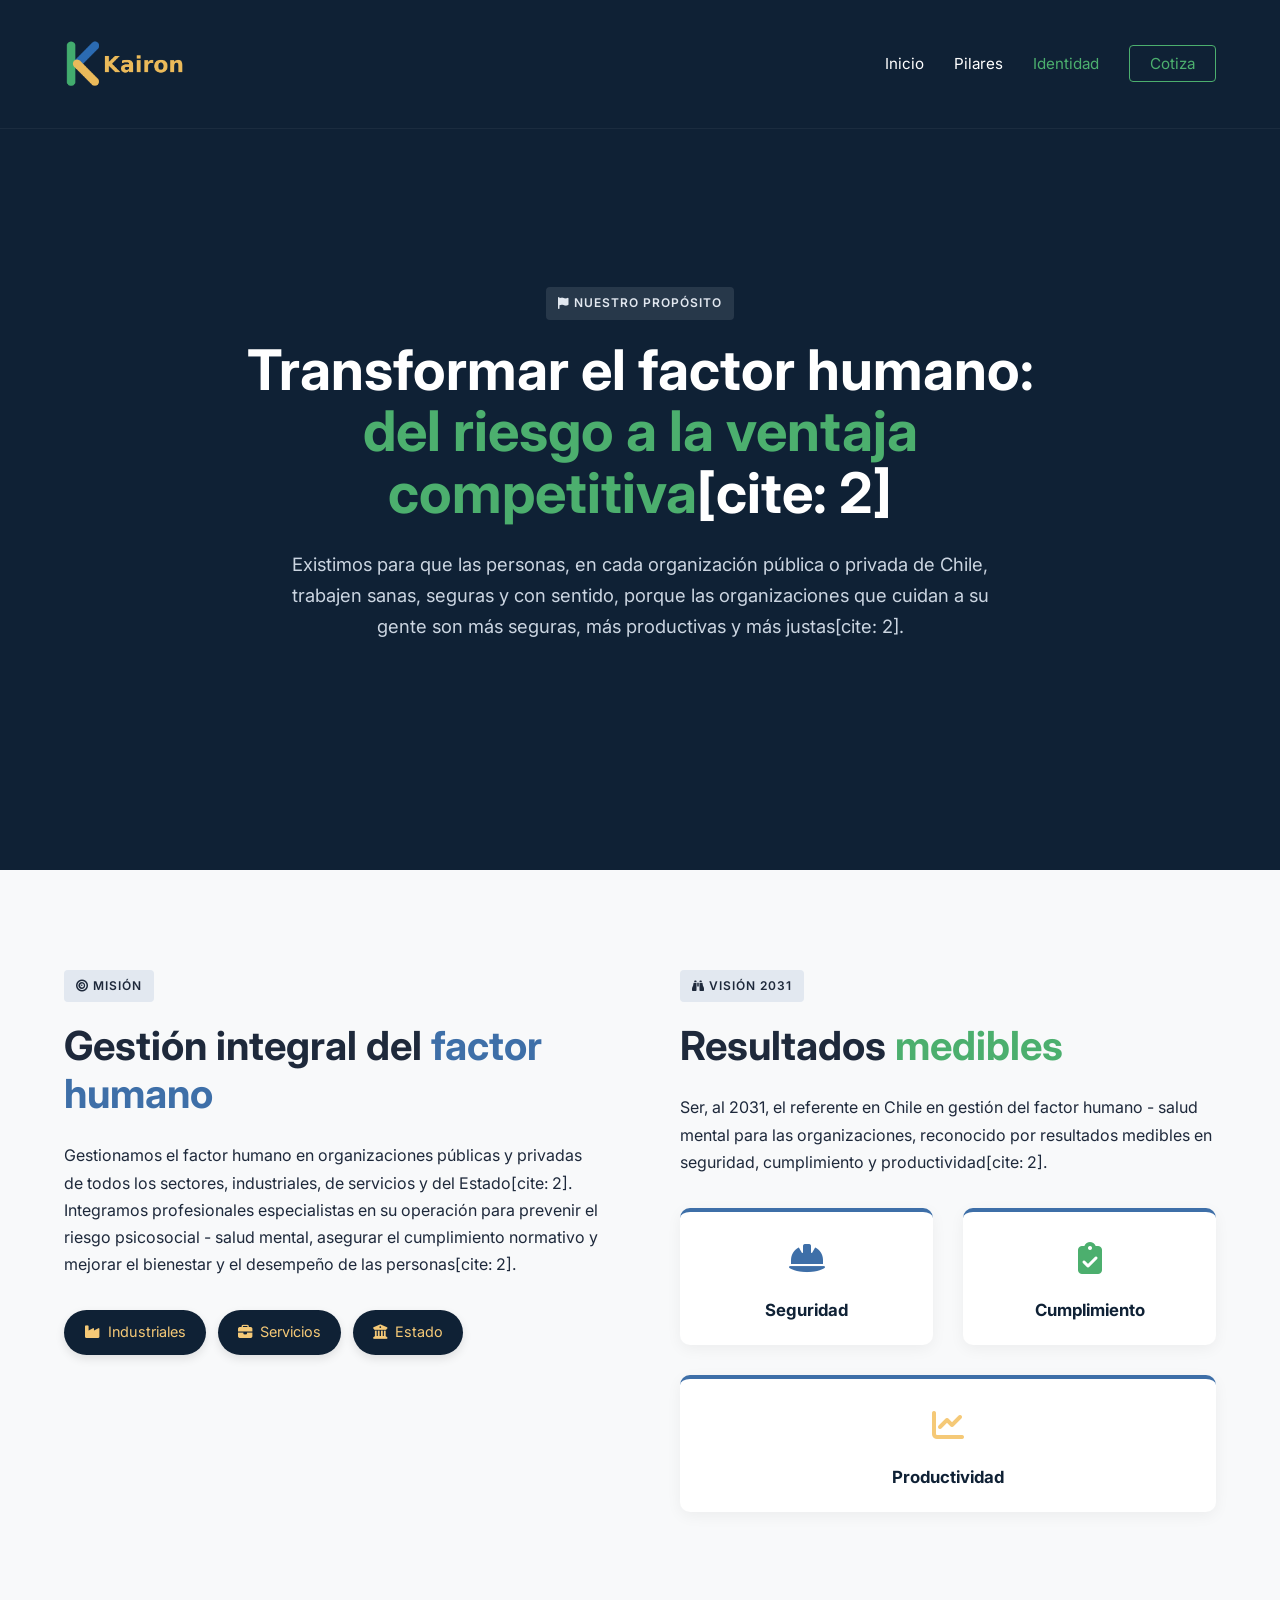
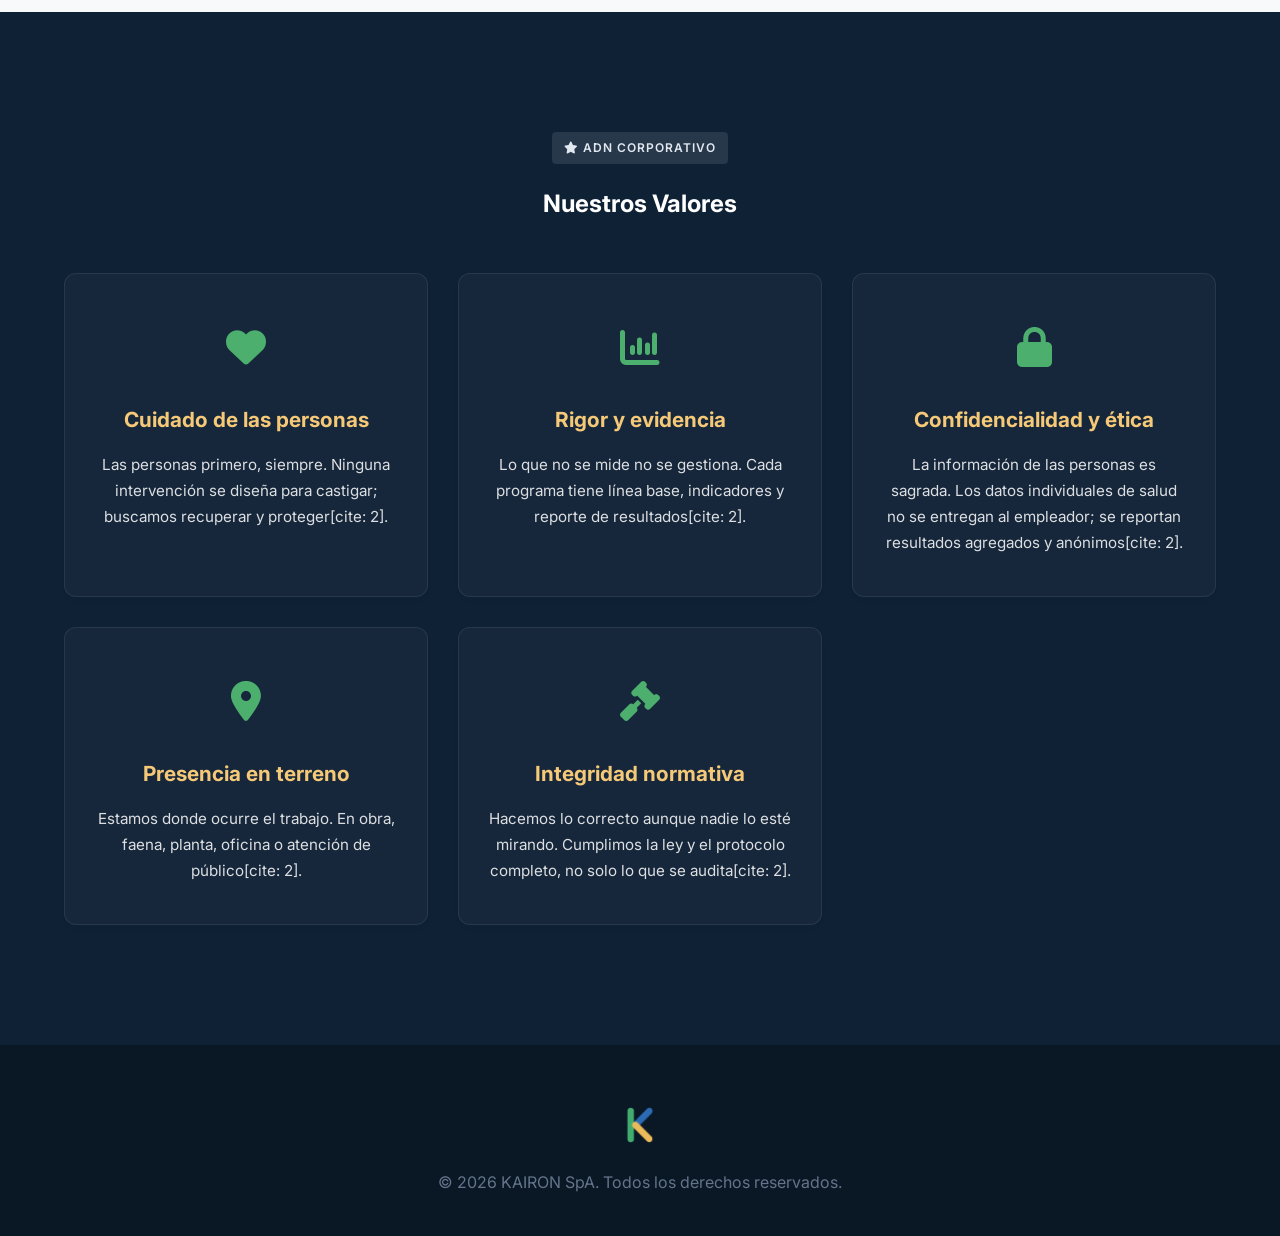
<file: identidad.html>
<!DOCTYPE html>
<html lang="es">
<head>
    <meta charset="UTF-8">
    <meta name="viewport" content="width=device-width, initial-scale=1.0">
    <title>Identidad Corporativa - Kairon</title>
    <!-- Font Awesome para Iconos -->
    <link rel="stylesheet" href="https://cdnjs.cloudflare.com/ajax/libs/font-awesome/6.4.0/css/all.min.css">
    <link rel="stylesheet" href="assets/css/styles.css">
    <link href="https://fonts.googleapis.com/css2?family=Inter:wght@300;400;600;700&display=swap" rel="stylesheet">
    <link rel="icon" type="image/png" href="./assets/img/logos/Kairon_iso.png">
</head>
<body>

    <!-- Navegación -->
    <nav id="navbar">
        <div class="nav-container">
            <div class="logo">
                <a href="index.html" style="display: flex; align-items: center;">
                    <img class="logo-k" src="./assets/img/logos/Kairon-logo_horizontal_1.png" alt="logo kairon">
                </a>
            </div>
            <div class="hamburger" id="hamburger">
                <span></span><span></span><span></span>
            </div>
            <ul class="nav-links" id="nav-links">
                <li><a href="index.html">Inicio</a></li>
                <li><a href="pilares.html">Pilares</a></li>
                <li><a href="identidad.html" class="active" style="color: var(--text-green);">Identidad</a></li>
                <li><a href="index.html#contacto" class="btn-outline">Cotiza</a></li>
            </ul>
        </div>
    </nav>

    <!-- Hero Section / Propósito -->
    <section class="hero section-dark has-bg-img" style="background-image: url('https://images.unsplash.com/photo-1522071820081-009f0129c71c?ixlib=rb-4.0.3&auto=format&fit=crop&w=1920&q=80');">
        <div class="hero-overlay"></div>
        <div class="container relative-z hero-center">
            <div class="badge"><i class="fa-solid fa-flag"></i> NUESTRO PROPÓSITO</div>
            <h1>Transformar el factor humano:<br><span class="highlight-green">del riesgo a la ventaja competitiva</span>[cite: 2]</h1>
            <p>Existimos para que las personas, en cada organización pública o privada de Chile, trabajen sanas, seguras y con sentido, porque las organizaciones que cuidan a su gente son más seguras, más productivas y más justas[cite: 2].</p>
        </div>
    </section>

    <!-- Misión y Visión (Split Layout) -->
    <section class="section-light">
        <div class="container split-layout align-start">
            
            <!-- Misión -->
            <div class="text-content">
                <div class="badge-light"><i class="fa-solid fa-bullseye"></i> MISIÓN</div>
                <h2>Gestión integral del <span class="highlight-blue">factor humano</span></h2>
                <p>Gestionamos el factor humano en organizaciones públicas y privadas de todos los sectores, industriales, de servicios y del Estado[cite: 2].</p>
                <p>Integramos profesionales especialistas en su operación para prevenir el riesgo psicosocial - salud mental, asegurar el cumplimiento normativo y mejorar el bienestar y el desempeño de las personas[cite: 2].</p>
                
                <div class="ecosystem-tags mt-4">
                    <span class="tag"><i class="fa-solid fa-industry"></i> Industriales</span>
                    <span class="tag"><i class="fa-solid fa-briefcase"></i> Servicios</span>
                    <span class="tag"><i class="fa-solid fa-building-columns"></i> Estado</span>
                </div>
            </div>

            <!-- Visión -->
            <div class="text-content">
                <div class="badge-light"><i class="fa-solid fa-binoculars"></i> VISIÓN 2031</div>
                <h2>Resultados <span class="highlight-green">medibles</span></h2>
                <p>Ser, al 2031, el referente en Chile en gestión del factor humano - salud mental para las organizaciones, reconocido por resultados medibles en seguridad, cumplimiento y productividad[cite: 2].</p>
                
                <div class="problem-grid mt-4">
                    <div class="problem-card compact">
                        <div class="problem-icon highlight-blue"><i class="fa-solid fa-helmet-safety"></i></div>
                        <h4>Seguridad</h4>
                    </div>
                    <div class="problem-card compact">
                        <div class="problem-icon highlight-green"><i class="fa-solid fa-clipboard-check"></i></div>
                        <h4>Cumplimiento</h4>
                    </div>
                    <div class="problem-card compact full-col">
                        <div class="problem-icon highlight-cream"><i class="fa-solid fa-chart-line"></i></div>
                        <h4>Productividad</h4>
                    </div>
                </div>
            </div>

        </div>
    </section>

    <!-- Valores -->
    <section class="section-dark">
        <div class="container">
            <div class="text-center mb-5">
                <div class="badge"><i class="fa-solid fa-star"></i> ADN CORPORATIVO</div>
                <h2>Nuestros Valores</h2>
            </div>
            
            <div class="values-grid">
                <!-- Valor 1 -->
                <div class="service-card dark text-center value-card">
                    <div class="service-icon"><i class="fa-solid fa-heart"></i></div>
                    <h3>Cuidado de las personas</h3>
                    <p>Las personas primero, siempre. Ninguna intervención se diseña para castigar; buscamos recuperar y proteger[cite: 2].</p>
                </div>
                
                <!-- Valor 2 -->
                <div class="service-card dark text-center value-card">
                    <div class="service-icon"><i class="fa-solid fa-chart-column"></i></div>
                    <h3>Rigor y evidencia</h3>
                    <p>Lo que no se mide no se gestiona. Cada programa tiene línea base, indicadores y reporte de resultados[cite: 2].</p>
                </div>

                <!-- Valor 3 -->
                <div class="service-card dark text-center value-card">
                    <div class="service-icon"><i class="fa-solid fa-lock"></i></div>
                    <h3>Confidencialidad y ética</h3>
                    <p>La información de las personas es sagrada. Los datos individuales de salud no se entregan al empleador; se reportan resultados agregados y anónimos[cite: 2].</p>
                </div>

                <!-- Valor 4 -->
                <div class="service-card dark text-center value-card">
                    <div class="service-icon"><i class="fa-solid fa-location-dot"></i></div>
                    <h3>Presencia en terreno</h3>
                    <p>Estamos donde ocurre el trabajo. En obra, faena, planta, oficina o atención de público[cite: 2].</p>
                </div>

                <!-- Valor 5 -->
                <div class="service-card dark text-center value-card">
                    <div class="service-icon"><i class="fa-solid fa-gavel"></i></div>
                    <h3>Integridad normativa</h3>
                    <p>Hacemos lo correcto aunque nadie lo esté mirando. Cumplimos la ley y el protocolo completo, no solo lo que se audita[cite: 2].</p>
                </div>
            </div>
        </div>
    </section>

    <footer>
        <div class="container text-center">
            <div class="logo justify-center mb-4">
                <img class="iso" src="./assets/img/logos/Kairon_iso.png" alt="Iso Kairon">
            </div>
            <p>&copy; 2026 KAIRON SpA. Todos los derechos reservados.</p>
        </div>
    </footer>

    <script src="assets/js/script.js"></script>
</body>
</html>
</file>
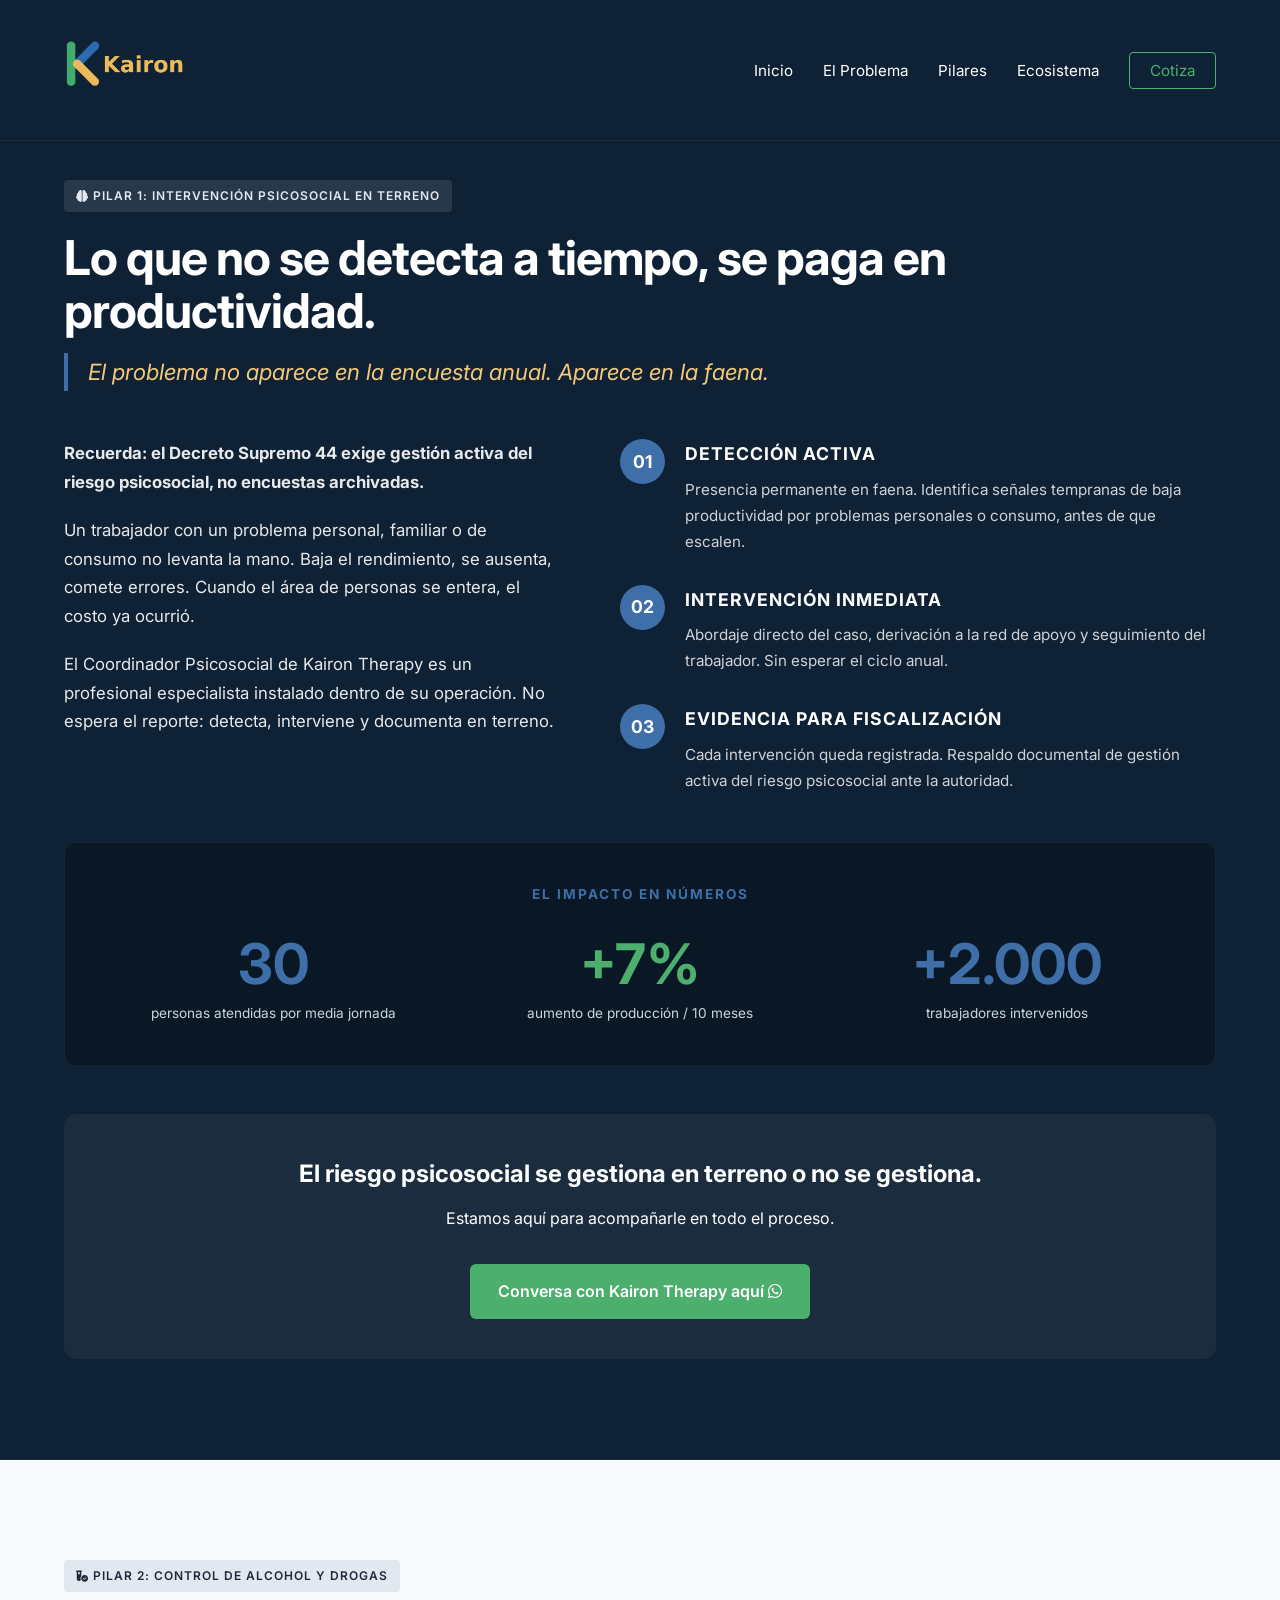
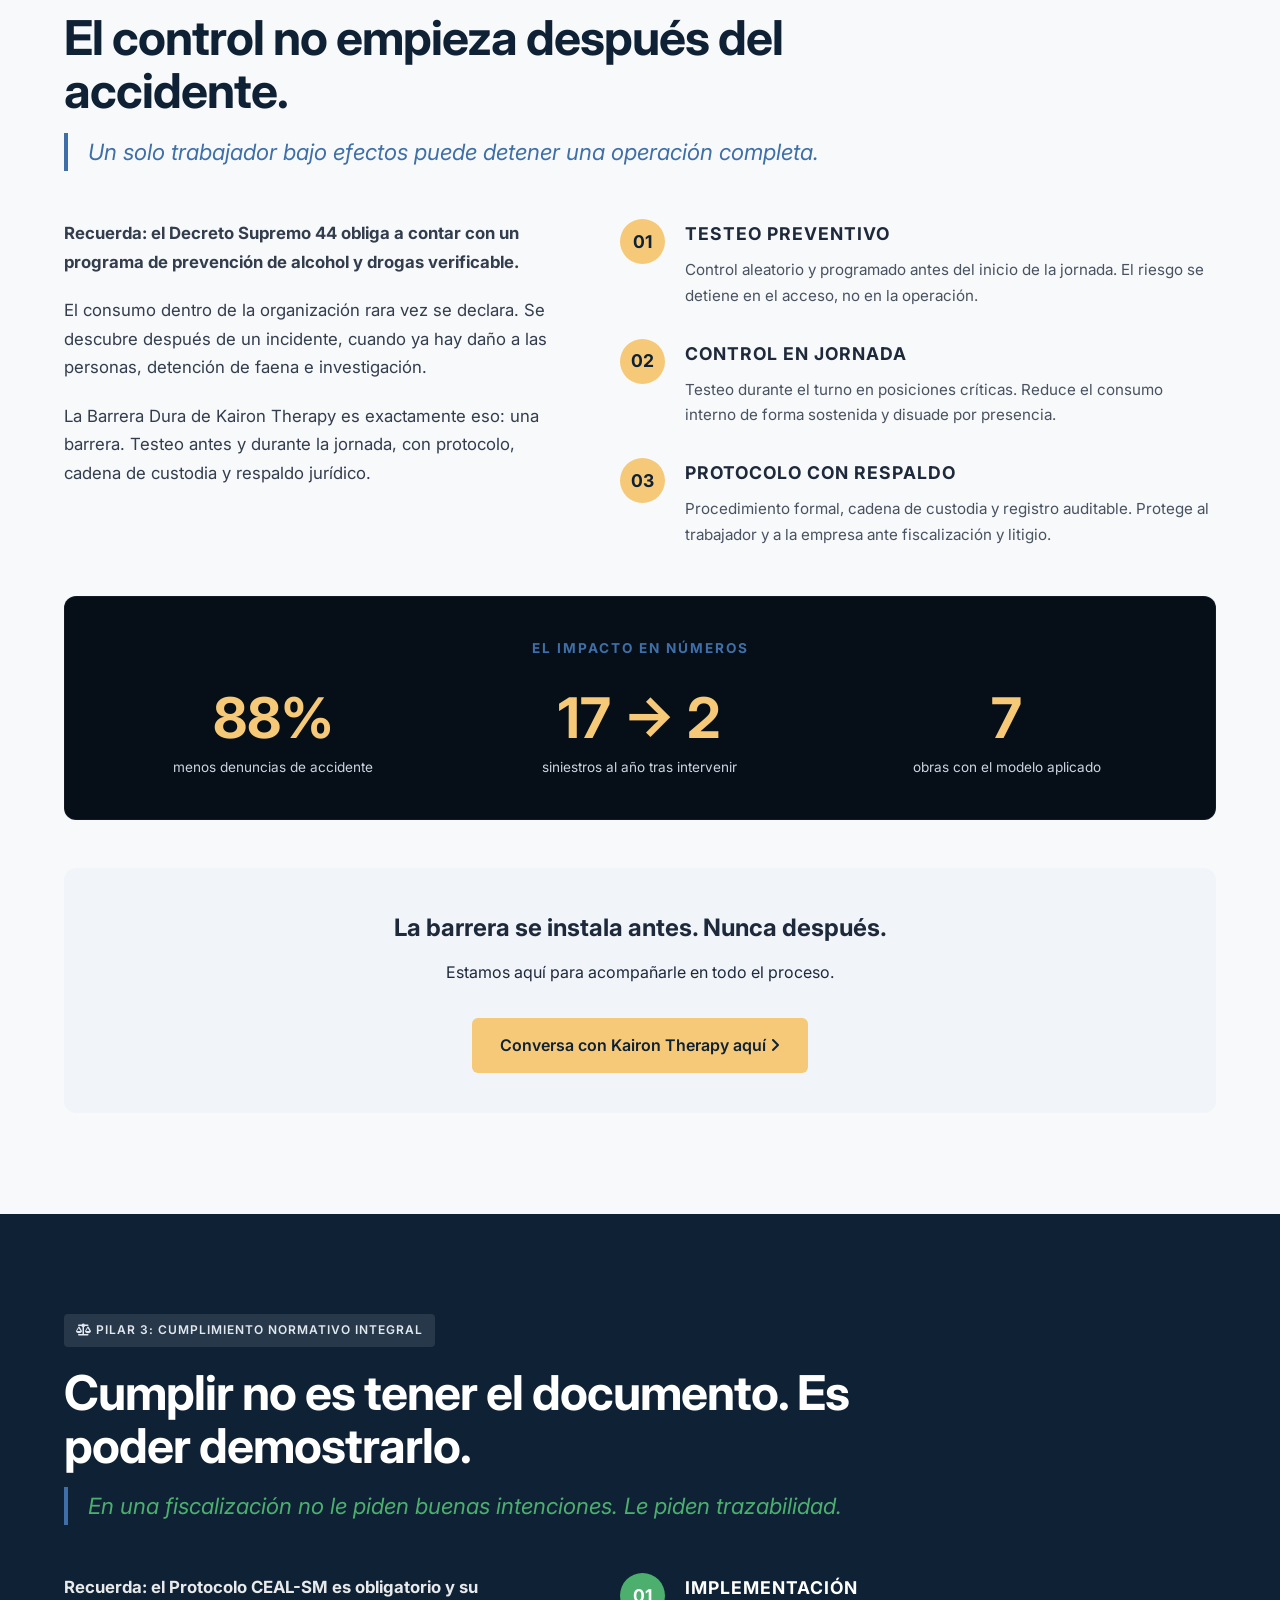
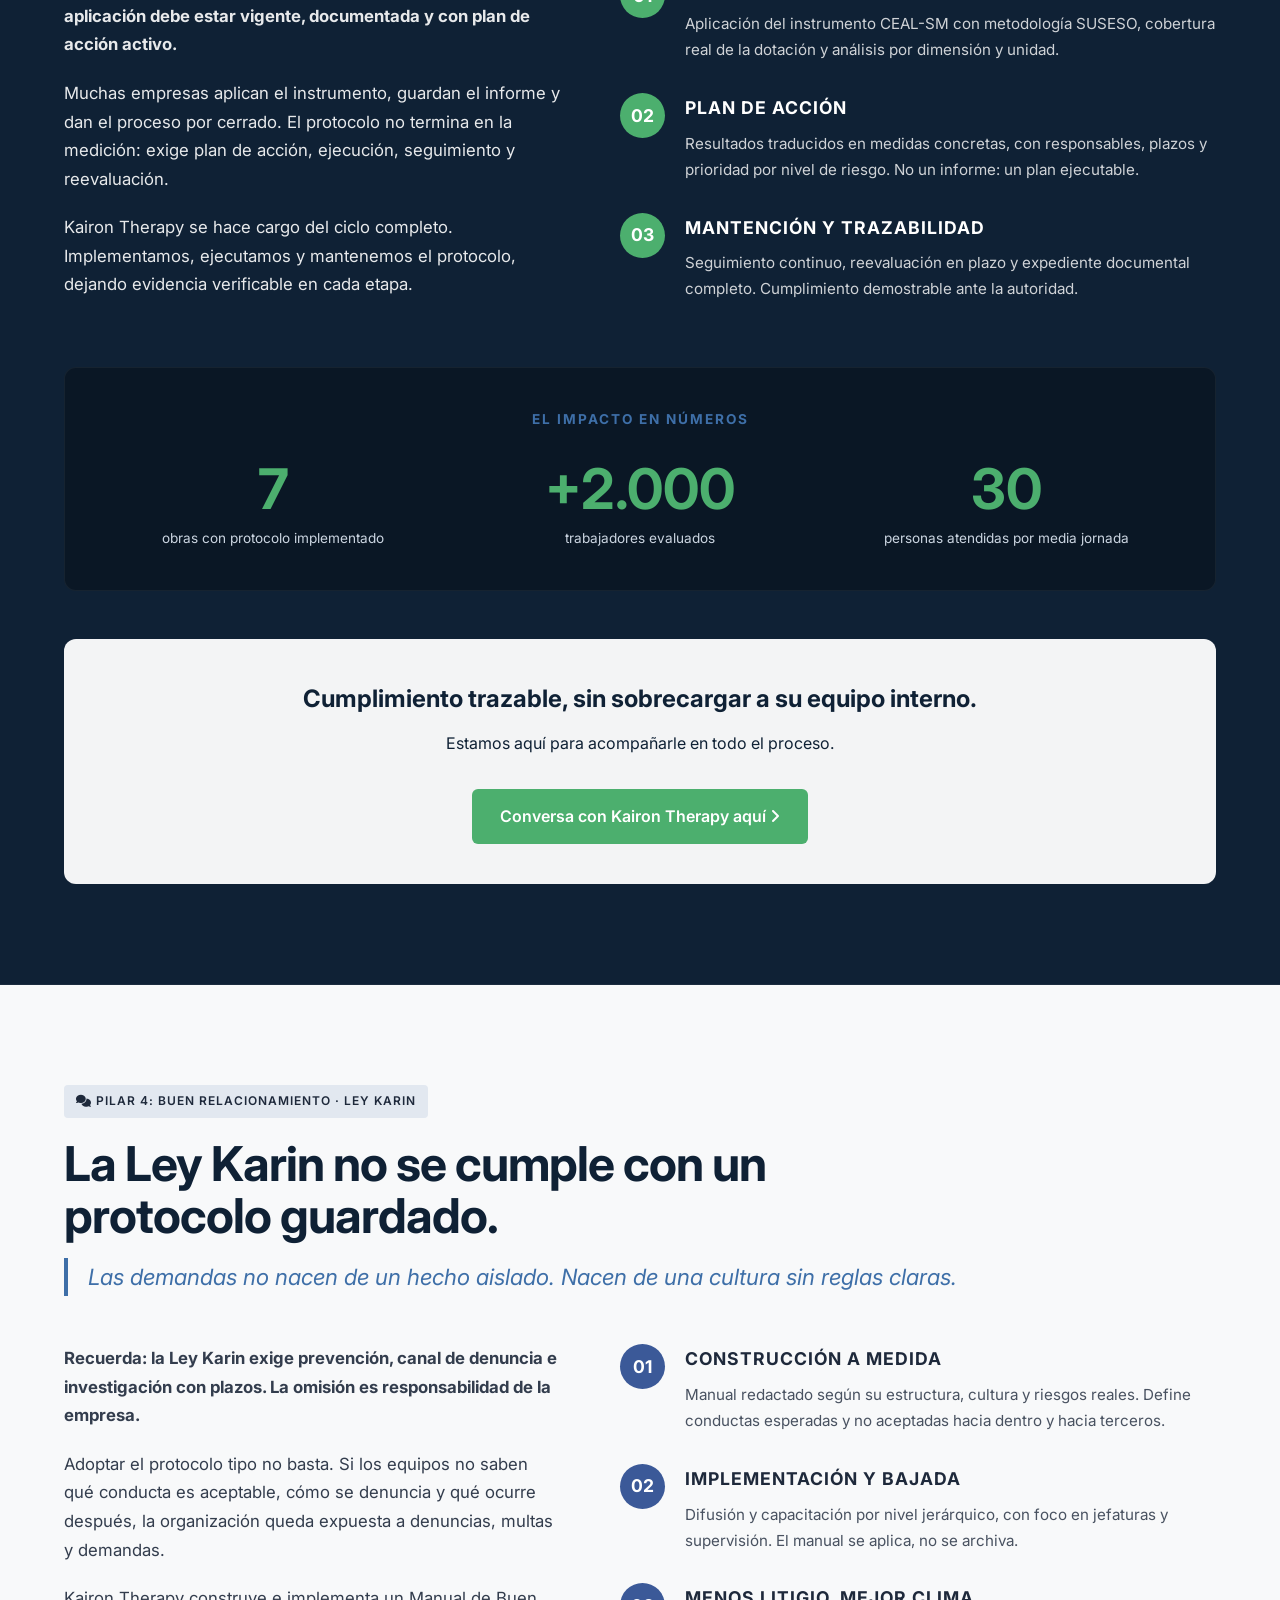
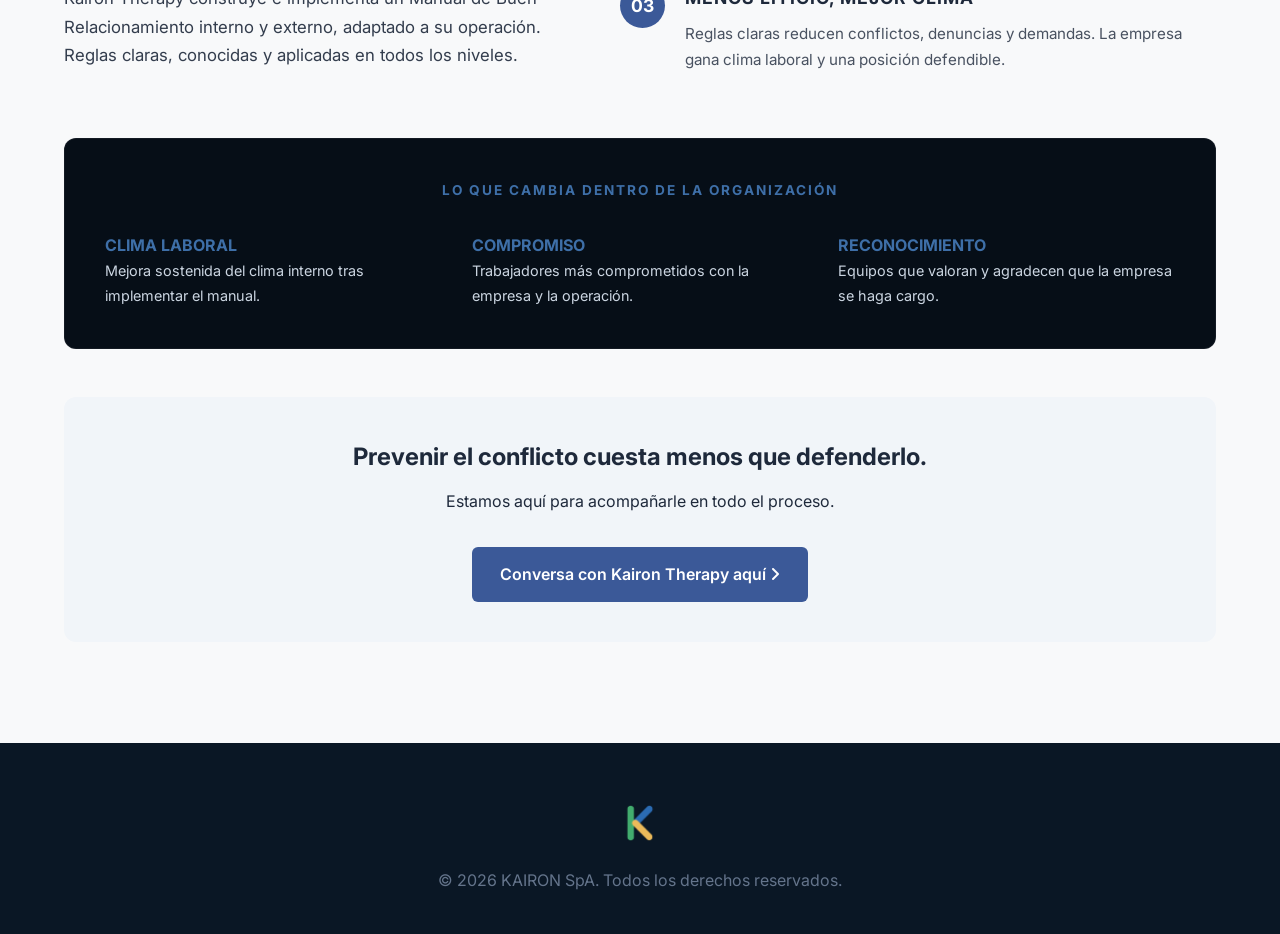
<file: pilares.html>
<!DOCTYPE html>
<html lang="es">
<head>
    <meta charset="UTF-8">
    <meta name="viewport" content="width=device-width, initial-scale=1.0">
    <title>Pilares de Intervención | Kairon</title>
    <link rel="stylesheet" href="https://cdnjs.cloudflare.com/ajax/libs/font-awesome/6.4.0/css/all.min.css">
    <link rel="stylesheet" href="assets/css/styles.css">
    <link href="https://fonts.googleapis.com/css2?family=Inter:wght@300;400;600;700&display=swap" rel="stylesheet">
    <link rel="icon" type="image/png" href="./assets/img/logos/Kairon_iso.png">
</head>
<body>

    <!-- Navegación -->
    <nav id="navbar" style="background-color: var(--bg-dark);">
        <div class="nav-container">
            <div class="logo">
                <a href="index.html" style="text-decoration: none;">
                    <img class="logo-k" src="./assets/img/logos/Kairon-logo_horizontal_1.png" alt="logo kairon therapy">
                </a>
            </div>
            <div class="hamburger" id="hamburger">
                <span></span><span></span><span></span>
            </div>
            <ul class="nav-links" id="nav-links">
                <li><a href="index.html#inicio">Inicio</a></li>
                <li><a href="index.html#el-problema">El Problema</a></li>
                <li><a href="index.html#servicios">Pilares</a></li>
                <li><a href="index.html#ecosistema">Ecosistema</a></li>
                <li><a href="index.html#contacto" class="btn-outline">Cotiza</a></li>
            </ul>
        </div>
    </nav>

    <!-- Espaciador para el menú fijo -->
    <div style="height: 80px; background: var(--bg-dark);"></div>

    <!-- PILAR 1: Intervención Psicosocial -->
    <section id="pilar-1" class="pillar-section section-dark">
        <div class="container">
            <div class="badge"><i class="fa-solid fa-brain"></i> PILAR 1: INTERVENCIÓN PSICOSOCIAL EN TERRENO</div>
            <h2 class="pillar-title">Lo que no se detecta a tiempo, se paga en productividad.</h2>
            <p class="pillar-subtitle highlight-cream">El problema no aparece en la encuesta anual. Aparece en la faena.</p>
            
            <div class="pillar-grid mt-5">
                <div class="pillar-context">
                    <p><strong>Recuerda: el Decreto Supremo 44 exige gestión activa del riesgo psicosocial, no encuestas archivadas.</strong></p>
                    <p>Un trabajador con un problema personal, familiar o de consumo no levanta la mano. Baja el rendimiento, se ausenta, comete errores. Cuando el área de personas se entera, el costo ya ocurrió.</p>
                    <p>El Coordinador Psicosocial de Kairon Therapy es un profesional especialista instalado dentro de su operación. No espera el reporte: detecta, interviene y documenta en terreno.</p>
                </div>
                <div class="pillar-steps">
                    <div class="step-item">
                        <div class="step-num">01</div>
                        <div class="step-content">
                            <h4>DETECCIÓN ACTIVA</h4>
                            <p>Presencia permanente en faena. Identifica señales tempranas de baja productividad por problemas personales o consumo, antes de que escalen.</p>
                        </div>
                    </div>
                    <div class="step-item">
                        <div class="step-num">02</div>
                        <div class="step-content">
                            <h4>INTERVENCIÓN INMEDIATA</h4>
                            <p>Abordaje directo del caso, derivación a la red de apoyo y seguimiento del trabajador. Sin esperar el ciclo anual.</p>
                        </div>
                    </div>
                    <div class="step-item">
                        <div class="step-num">03</div>
                        <div class="step-content">
                            <h4>EVIDENCIA PARA FISCALIZACIÓN</h4>
                            <p>Cada intervención queda registrada. Respaldo documental de gestión activa del riesgo psicosocial ante la autoridad.</p>
                        </div>
                    </div>
                </div>
            </div>

            <!-- Impact Banner -->
            <div class="impact-banner mt-5">
                <div class="impact-header">EL IMPACTO EN NÚMEROS</div>
                <div class="impact-grid">
                    <div class="impact-stat">
                        <span class="stat-big highlight-blue">30</span>
                        <p>personas atendidas por media jornada</p>
                    </div>
                    <div class="impact-stat">
                        <span class="stat-big highlight-green">+7%</span>
                        <p>aumento de producción / 10 meses</p>
                    </div>
                    <div class="impact-stat">
                        <span class="stat-big highlight-blue">+2.000</span>
                        <p>trabajadores intervenidos</p>
                    </div>
                </div>
            </div>

            <div class="cta-box text-center mt-5">
                <h3>El riesgo psicosocial se gestiona en terreno o no se gestiona.</h3>
                <p>Estamos aquí para acompañarle en todo el proceso.</p>
                <a href="https://wa.me/56997194159" class="btn-primary mt-4" target="_blank">Conversa con Kairon Therapy aquí <i class="fa-brands fa-whatsapp"></i></a>
            </div>
        </div>
    </section>

    <!-- PILAR 2: Control de Alcohol y Drogas -->
    <section id="pilar-2" class="pillar-section section-light">
        <div class="container">
            <div class="badge-light"><i class="fa-solid fa-vial-circle-check"></i> PILAR 2: CONTROL DE ALCOHOL Y DROGAS</div>
            <h2 class="pillar-title" style="color: var(--bg-dark);">El control no empieza después del accidente.</h2>
            <p class="pillar-subtitle highlight-blue">Un solo trabajador bajo efectos puede detener una operación completa.</p>
            
            <div class="pillar-grid mt-5">
                <div class="pillar-context">
                    <p><strong>Recuerda: el Decreto Supremo 44 obliga a contar con un programa de prevención de alcohol y drogas verificable.</strong></p>
                    <p>El consumo dentro de la organización rara vez se declara. Se descubre después de un incidente, cuando ya hay daño a las personas, detención de faena e investigación.</p>
                    <p>La Barrera Dura de Kairon Therapy es exactamente eso: una barrera. Testeo antes y durante la jornada, con protocolo, cadena de custodia y respaldo jurídico.</p>
                </div>
                <div class="pillar-steps">
                    <div class="step-item">
                        <div class="step-num solid-cream">01</div>
                        <div class="step-content">
                            <h4>TESTEO PREVENTIVO</h4>
                            <p>Control aleatorio y programado antes del inicio de la jornada. El riesgo se detiene en el acceso, no en la operación.</p>
                        </div>
                    </div>
                    <div class="step-item">
                        <div class="step-num solid-cream">02</div>
                        <div class="step-content">
                            <h4>CONTROL EN JORNADA</h4>
                            <p>Testeo durante el turno en posiciones críticas. Reduce el consumo interno de forma sostenida y disuade por presencia.</p>
                        </div>
                    </div>
                    <div class="step-item">
                        <div class="step-num solid-cream">03</div>
                        <div class="step-content">
                            <h4>PROTOCOLO CON RESPALDO</h4>
                            <p>Procedimiento formal, cadena de custodia y registro auditable. Protege al trabajador y a la empresa ante fiscalización y litigio.</p>
                        </div>
                    </div>
                </div>
            </div>

            <!-- Impact Banner -->
            <div class="impact-banner dark-bg mt-5">
                <div class="impact-header">EL IMPACTO EN NÚMEROS</div>
                <div class="impact-grid">
                    <div class="impact-stat">
                        <span class="stat-big highlight-cream">88%</span>
                        <p>menos denuncias de accidente</p>
                    </div>
                    <div class="impact-stat">
                        <span class="stat-big highlight-cream">17 &rarr; 2</span>
                        <p>siniestros al año tras intervenir</p>
                    </div>
                    <div class="impact-stat">
                        <span class="stat-big highlight-cream">7</span>
                        <p>obras con el modelo aplicado</p>
                    </div>
                </div>
            </div>

            <div class="cta-box-light text-center mt-5">
                <h3>La barrera se instala antes. Nunca después.</h3>
                <p>Estamos aquí para acompañarle en todo el proceso.</p>
                <a href="https://wa.me/56997194159" class="btn-primary mt-4" style="background-color: var(--text-cream); color: var(--bg-dark);" target="_blank">Conversa con Kairon Therapy aquí <i class="fa-solid fa-angle-right"></i></a>
            </div>
        </div>
    </section>

    <!-- PILAR 3: Protocolo CEAL-SM -->
    <section id="pilar-3" class="pillar-section section-dark">
        <div class="container">
            <div class="badge"><i class="fa-solid fa-scale-balanced"></i> PILAR 3: CUMPLIMIENTO NORMATIVO INTEGRAL</div>
            <h2 class="pillar-title">Cumplir no es tener el documento. Es poder demostrarlo.</h2>
            <p class="pillar-subtitle highlight-green">En una fiscalización no le piden buenas intenciones. Le piden trazabilidad.</p>
            
            <div class="pillar-grid mt-5">
                <div class="pillar-context">
                    <p><strong>Recuerda: el Protocolo CEAL-SM es obligatorio y su aplicación debe estar vigente, documentada y con plan de acción activo.</strong></p>
                    <p>Muchas empresas aplican el instrumento, guardan el informe y dan el proceso por cerrado. El protocolo no termina en la medición: exige plan de acción, ejecución, seguimiento y reevaluación.</p>
                    <p>Kairon Therapy se hace cargo del ciclo completo. Implementamos, ejecutamos y mantenemos el protocolo, dejando evidencia verificable en cada etapa.</p>
                </div>
                <div class="pillar-steps">
                    <div class="step-item">
                        <div class="step-num solid-green">01</div>
                        <div class="step-content">
                            <h4>IMPLEMENTACIÓN</h4>
                            <p>Aplicación del instrumento CEAL-SM con metodología SUSESO, cobertura real de la dotación y análisis por dimensión y unidad.</p>
                        </div>
                    </div>
                    <div class="step-item">
                        <div class="step-num solid-green">02</div>
                        <div class="step-content">
                            <h4>PLAN DE ACCIÓN</h4>
                            <p>Resultados traducidos en medidas concretas, con responsables, plazos y prioridad por nivel de riesgo. No un informe: un plan ejecutable.</p>
                        </div>
                    </div>
                    <div class="step-item">
                        <div class="step-num solid-green">03</div>
                        <div class="step-content">
                            <h4>MANTENCIÓN Y TRAZABILIDAD</h4>
                            <p>Seguimiento continuo, reevaluación en plazo y expediente documental completo. Cumplimiento demostrable ante la autoridad.</p>
                        </div>
                    </div>
                </div>
            </div>

            <div class="impact-banner mt-5">
                <div class="impact-header">EL IMPACTO EN NÚMEROS</div>
                <div class="impact-grid">
                    <div class="impact-stat">
                        <span class="stat-big highlight-green">7</span>
                        <p>obras con protocolo implementado</p>
                    </div>
                    <div class="impact-stat">
                        <span class="stat-big highlight-green">+2.000</span>
                        <p>trabajadores evaluados</p>
                    </div>
                    <div class="impact-stat">
                        <span class="stat-big highlight-green">30</span>
                        <p>personas atendidas por media jornada</p>
                    </div>
                </div>
            </div>

            <div class="cta-box text-center mt-5" style="background: rgba(255,255,255,0.95); color: var(--bg-dark);">
                <h3>Cumplimiento trazable, sin sobrecargar a su equipo interno.</h3>
                <p>Estamos aquí para acompañarle en todo el proceso.</p>
                <a href="https://wa.me/56997194159" class="btn-primary mt-4" target="_blank">Conversa con Kairon Therapy aquí <i class="fa-solid fa-angle-right"></i></a>
            </div>
        </div>
    </section>

    <!-- PILAR 4: Manual Ley Karin -->
    <section id="pilar-4" class="pillar-section section-light">
        <div class="container">
            <div class="badge-light"><i class="fa-solid fa-comments"></i> PILAR 4: BUEN RELACIONAMIENTO · LEY KARIN</div>
            <h2 class="pillar-title" style="color: var(--bg-dark);">La Ley Karin no se cumple con un protocolo guardado.</h2>
            <p class="pillar-subtitle highlight-blue">Las demandas no nacen de un hecho aislado. Nacen de una cultura sin reglas claras.</p>
            
            <div class="pillar-grid mt-5">
                <div class="pillar-context">
                    <p><strong>Recuerda: la Ley Karin exige prevención, canal de denuncia e investigación con plazos. La omisión es responsabilidad de la empresa.</strong></p>
                    <p>Adoptar el protocolo tipo no basta. Si los equipos no saben qué conducta es aceptable, cómo se denuncia y qué ocurre después, la organización queda expuesta a denuncias, multas y demandas.</p>
                    <p>Kairon Therapy construye e implementa un Manual de Buen Relacionamiento interno y externo, adaptado a su operación. Reglas claras, conocidas y aplicadas en todos los niveles.</p>
                </div>
                <div class="pillar-steps">
                    <div class="step-item">
                        <div class="step-num solid-blue">01</div>
                        <div class="step-content">
                            <h4>CONSTRUCCIÓN A MEDIDA</h4>
                            <p>Manual redactado según su estructura, cultura y riesgos reales. Define conductas esperadas y no aceptadas hacia dentro y hacia terceros.</p>
                        </div>
                    </div>
                    <div class="step-item">
                        <div class="step-num solid-blue">02</div>
                        <div class="step-content">
                            <h4>IMPLEMENTACIÓN Y BAJADA</h4>
                            <p>Difusión y capacitación por nivel jerárquico, con foco en jefaturas y supervisión. El manual se aplica, no se archiva.</p>
                        </div>
                    </div>
                    <div class="step-item">
                        <div class="step-num solid-blue">03</div>
                        <div class="step-content">
                            <h4>MENOS LITIGIO, MEJOR CLIMA</h4>
                            <p>Reglas claras reducen conflictos, denuncias y demandas. La empresa gana clima laboral y una posición defendible.</p>
                        </div>
                    </div>
                </div>
            </div>

            <!-- Impact Banner Ley Karin -->
            <div class="impact-banner dark-bg mt-5">
                <div class="impact-header" style="color: var(--text-blue);">LO QUE CAMBIA DENTRO DE LA ORGANIZACIÓN</div>
                <div class="impact-grid" style="align-items: start; text-align: left;">
                    <div class="impact-stat">
                        <h4 class="highlight-blue mb-2">CLIMA LABORAL</h4>
                        <p style="font-size: 0.9rem;">Mejora sostenida del clima interno tras implementar el manual.</p>
                    </div>
                    <div class="impact-stat">
                        <h4 class="highlight-blue mb-2">COMPROMISO</h4>
                        <p style="font-size: 0.9rem;">Trabajadores más comprometidos con la empresa y la operación.</p>
                    </div>
                    <div class="impact-stat">
                        <h4 class="highlight-blue mb-2">RECONOCIMIENTO</h4>
                        <p style="font-size: 0.9rem;">Equipos que valoran y agradecen que la empresa se haga cargo.</p>
                    </div>
                </div>
            </div>

            <div class="cta-box-light text-center mt-5">
                <h3>Prevenir el conflicto cuesta menos que defenderlo.</h3>
                <p>Estamos aquí para acompañarle en todo el proceso.</p>
                <a href="https://wa.me/56997194159" class="btn-primary mt-4" style="background-color: #3b5998;" target="_blank">Conversa con Kairon Therapy aquí <i class="fa-solid fa-angle-right"></i></a>
            </div>
        </div>
    </section>

    <!-- Footer -->
    <footer>
        <div class="container text-center">
            <div class="logo justify-center mb-4">
                <img class="iso" src="./assets/img/logos/Kairon_iso.png" alt="Iso Kairon Therapy">
            </div>
            <p>&copy; 2026 KAIRON SpA. Todos los derechos reservados.</p>
        </div>
    </footer>
 
    <script src="assets/js/script.js"></script>
</body>
</html>
</file>
<file: assets/css/styles.css>
/* Variables Globales (Paleta Kairon SpA) */
:root {
    --bg-dark: #0f2135;
    /* Azul oscuro Kairon */
    --bg-darker: #0a1725;
    --bg-light: #f8f9fa;
    --bg-white: #ffffff;
    --text-cream: #F5C977;
    /* Crema Kairon */
    --text-green: #4CAF6E;
    /* Verde Kairon */
    --text-blue: #3E6FA8;
    /* Celeste Kairon */
    --text-light: #e2e8f0;
    --text-dark: #1e293b;
    --font-main: 'Inter', sans-serif;
}

* {
    margin: 0;
    padding: 0;
    box-sizing: border-box;
    font-family: var(--font-main);
}

body {
    background-color: var(--bg-white);
    color: var(--text-dark);
    line-height: 1.7;
    -webkit-font-smoothing: antialiased;
}

.container {
    max-width: 1200px;
    margin: 0 auto;
    padding: 0 24px;
}

.mb-4 {
    margin-bottom: 1.5rem;
}

.mb-5 {
    margin-bottom: 3rem;
}

.mt-4 {
    margin-top: 2rem;
}

.mt-5 {
    margin-top: 3rem;
}

.text-center {
    text-align: center;
}

.justify-center {
    justify-content: center;
}

.relative-z {
    position: relative;
    z-index: 2;
}

/* Tipografía de utilidad */
.highlight-green {
    color: var(--text-green);
}

.highlight-cream {
    color: var(--text-cream);
}

.highlight-blue {
    color: var(--text-blue);
}

/* Botones */
.btn-primary {
    background-color: var(--text-green);
    color: var(--bg-white);
    padding: 14px 28px;
    border-radius: 6px;
    text-decoration: none;
    font-weight: 600;
    display: inline-block;
    border: none;
    cursor: pointer;
    transition: 0.3s;
}

.btn-primary:hover {
    background-color: #3d8c58;
    transform: translateY(-2px);
}

.btn-secondary {
    background-color: transparent;
    color: var(--bg-white);
    padding: 14px 28px;
    border-radius: 6px;
    text-decoration: none;
    font-weight: 600;
    display: inline-block;
    border: 1px solid rgba(255, 255, 255, 0.2);
    transition: 0.3s;
}

.btn-secondary:hover {
    background-color: rgba(255, 255, 255, 0.1);
}

.btn-tertiary {
    background-color: transparent;
    color: var(--bg-white);
    padding: 7px 14px;
    border-radius: 6px;
    text-decoration: none;
    font-weight: 400;
    display: inline-block;
    border: 1px solid rgba(255, 255, 255, 0.2);
    transition: 0.3s;
}

.btn-tertiary:hover {
    background-color: rgba(255, 255, 255, 0.1);
}

.btn-outline {
    border: 1px solid var(--text-green);
    color: var(--text-green) !important;
    padding: 8px 20px;
    border-radius: 4px;
}

.btn-outline:hover {
    background-color: var(--text-green);
    color: var(--bg-dark) !important;
}

.btn-outline-2 {
    border: 1px solid var(--text-cream);
    color: var(--text-cream) !important;
    padding: 8px 20px;
    border-radius: 4px;
}

.btn-outline-2:hover {
    background-color: var(--text-cream);
    color: var(--bg-dark) !important;
}


.btn-container {
    margin-top: 20px;
}

.full-width {
    width: 100%;
    text-align: center;
}

/* Navegación */
nav {
    position: fixed;
    top: 0;
    width: 100%;
    background-color: var(--bg-dark);
    z-index: 1000;
    transition: 0.3s;
    border-bottom: 1px solid rgba(255, 255, 255, 0.05);
}

.nav-container {
    max-width: 1200px;
    margin: 0 auto;
    display: flex;
    justify-content: space-between;
    align-items: center;
    padding: 20px 24px;
}

.logo {
    font-size: 24px;
    font-weight: 700;
    display: flex;
    align-items: center;
    gap: 8px;
}

.logo-k {
    width: 120px;
    height: auto;
}

.iso {
    width: 50px;
    height: auto;
}

.logo-arrow {
    color: var(--text-green);
    margin-left: -5px;
}

.logo-text {
    color: var(--text-cream);
}

.nav-links {
    list-style: none;
    display: flex;
    align-items: center;
    gap: 30px;
}

.nav-links a {
    color: var(--bg-white);
    text-decoration: none;
    font-size: 0.95rem;
    transition: 0.3s;
}

.nav-links a:hover {
    opacity: 0.8;
}

.hamburger {
    display: none;
    cursor: pointer;
    flex-direction: column;
    gap: 5px;
}

.hamburger span {
    width: 25px;
    height: 3px;
    background-color: var(--text-cream);
    border-radius: 2px;
}

/* Imágenes y Fondos */
.has-bg-img {
    position: relative;
    background-size: cover;
    background-position: center;
    background-attachment: fixed;
}

.hero-overlay {
    position: absolute;
    top: 0;
    left: 0;
    width: 100%;
    height: 100%;
    background: linear-gradient(to right, rgba(15, 33, 53, 0.95) 0%, rgba(15, 33, 53, 0.7) 100%);
    z-index: 1;
}

.rounded-img {
    width: 100%;
    height: 600px;
    border-radius: 12px;
    object-fit: cover;
}

.shadow-lg {
    box-shadow: 0 20px 40px rgba(0, 0, 0, 0.15);
}

/* Secciones */
.section-dark {
    background-color: var(--bg-dark);
    color: var(--bg-white);
    padding: 120px 0;
}

.section-light {
    background-color: var(--bg-light);
    color: var(--text-dark);
    padding: 100px 0;
}

.section-white {
    background-color: var(--bg-white);
    color: var(--text-dark);
    padding: 100px 0;
}

/* Hero */
.hero-grid {
    display: grid;
    grid-template-columns: 1fr 1fr;
    gap: 60px;
    align-items: center;
    margin-top: 60px;
}

.badge,
.badge-light {
    display: inline-block;
    padding: 6px 12px;
    border-radius: 4px;
    font-size: 0.75rem;
    letter-spacing: 1px;
    margin-bottom: 20px;
    font-weight: 600;
}

.badge {
    background: rgba(255, 255, 255, 0.1);
    color: var(--text-light);
}

.badge-light {
    background: #e2e8f0;
    color: var(--text-dark);
}

.hero-content h1 {
    font-size: 3.5rem;
    line-height: 1.1;
    margin-bottom: 24px;
}

.hero-content p,
.subtitle {
    font-size: 1.1rem;
    color: #cbd5e1;
    margin-bottom: 40px;
    max-width: 90%;
}

.hero-actions {
    display: flex;
    gap: 20px;
    flex-wrap: wrap;
}

.hero-cards {
    display: grid;
    grid-template-columns: 1fr 1fr;
    gap: 20px;
}

.glass-card {
    background: rgba(255, 255, 255, 0.05);
    backdrop-filter: blur(10px);
    border: 1px solid rgba(255, 255, 255, 0.1);
    padding: 30px;
    border-radius: 12px;
}

.glass-card h4 {
    color: var(--bg-white);
    margin-bottom: 10px;
}

.glass-card p {
    font-size: 0.9rem;
    color: #94a3b8;
}

.card-icon {
    font-size: 2rem;
    margin-bottom: 15px;
}

/* Grids Especiales */
.split-layout {
    display: grid;
    grid-template-columns: 1fr 1fr;
    gap: 80px;
    align-items: center;
}

.split-layout h2 {
    font-size: 2.5rem;
    margin-bottom: 24px;
    line-height: 1.2;
}

.problem-grid {
    display: grid;
    grid-template-columns: 1fr 1fr;
    gap: 30px;
    text-align: left;
}

.problem-card {
    background: var(--bg-white);
    padding: 30px;
    border-radius: 10px;
    box-shadow: 0 4px 15px rgba(0, 0, 0, 0.05);
    border-top: 4px solid var(--text-blue);
}

.problem-icon {
    font-size: 2rem;
    margin-bottom: 15px;
}

/* Servicios */
.services-grid {
    display: grid;
    grid-template-columns: repeat(2, 1fr);
    gap: 30px;
}

.service-card {
    background: var(--bg-white);
    padding: 40px;
    border-radius: 12px;
    box-shadow: 0 4px 6px rgba(0, 0, 0, 0.02);
    transition: transform 0.3s;
}

.service-card:hover {
    transform: translateY(-5px);
}

.service-card.dark {
    background: rgba(255, 255, 255, 0.03);
    border: 1px solid rgba(255, 255, 255, 0.08);
}

.service-card.dark h3 {
    color: var(--text-cream);
    margin-bottom: 15px;
}

.service-icon {
    font-size: 2.5rem;
    margin-bottom: 20px;
    color: var(--text-green);
}

/* Listas y Tags */
.ecosystem-tags {
    display: flex;
    flex-wrap: wrap;
    gap: 12px;
}

.tag {
    background: var(--bg-dark);
    color: var(--text-cream);
    padding: 10px 20px;
    border-radius: 30px;
    font-size: 0.9rem;
    display: flex;
    align-items: center;
    gap: 8px;
    box-shadow: 0 4px 10px rgba(0, 0, 0, 0.1);
}

/* Formulario */
.elegant-form {
    background: var(--bg-white);
    padding: 40px;
    border-radius: 12px;
    box-shadow: 0 10px 30px rgba(0, 0, 0, 0.08);
}

.form-group {
    margin-bottom: 20px;
}

.form-group label {
    display: block;
    margin-bottom: 8px;
    font-size: 0.9rem;
    font-weight: 600;
    color: var(--bg-dark);
}

.form-group label i {
    color: var(--text-blue);
    margin-right: 5px;
}

.form-group input,
.form-group textarea {
    width: 100%;
    padding: 12px;
    border: 1px solid #cbd5e1;
    border-radius: 6px;
    background: #f8fafc;
    transition: 0.3s;
}

.form-group input:focus,
.form-group textarea:focus {
    outline: none;
    border-color: var(--text-green);
    background: var(--bg-white);
}

.detail-item {
    display: flex;
    align-items: flex-start;
    gap: 15px;
    margin-bottom: 20px;
    color: #475569;
}

.detail-item i {
    font-size: 1.5rem;
    margin-top: 5px;
}

.detail-item strong {
    color: var(--bg-dark);
    display: block;
    margin-bottom: 3px;
}

/* WhatsApp */
.whatsapp-btn {
    position: fixed;
    bottom: 30px;
    right: 30px;
    background-color: #25d366;
    color: white;
    border-radius: 50%;
    width: 60px;
    height: 60px;
    display: flex;
    align-items: center;
    justify-content: center;
    box-shadow: 0 4px 12px rgba(37, 211, 102, 0.4);
    z-index: 999;
    transition: 0.3s;
    font-size: 35px;
    text-decoration: none;
}

.whatsapp-btn:hover {
    transform: scale(1.1);
}

footer {
    background-color: var(--bg-darker);
    color: #64748b;
    padding: 60px 0 40px;
}

/* Responsive Media Queries */
@media (max-width: 992px) {

    .hero-grid,
    .split-layout,
    .services-grid,
    .problem-grid {
        grid-template-columns: 1fr;
        gap: 40px;
    }

    .hero-content h1 {
        font-size: 2.8rem;
    }
}

@media (max-width: 768px) {
    .hamburger {
        display: flex;
    }

    .nav-links {
        position: absolute;
        top: 100%;
        left: 0;
        width: 100%;
        background-color: var(--bg-dark);
        flex-direction: column;
        padding: 20px 0;
        gap: 15px;
        display: none;
        border-top: 1px solid rgba(255, 255, 255, 0.1);
    }

    .nav-links.active {
        display: flex;
    }

    .hero-content h1 {
        font-size: 2.2rem;
    }

    .hero-cards {
        grid-template-columns: 1fr;
    }

    .section-dark,
    .section-light,
    .section-white {
        padding: 60px 0;
    }

    .elegant-form {
        padding: 25px;
    }
}

/* =========================================
   ESTILOS PÁGINA PILARES (SERVICIOS)
========================================= */

.pillar-section {
    padding: 100px 0;
    border-bottom: 1px solid rgba(255,255,255,0.05);
}

.pillar-title {
    font-size: 3rem;
    line-height: 1.1;
    margin-bottom: 15px;
    max-width: 900px;
    letter-spacing: -1px;
}

.pillar-subtitle {
    font-size: 1.4rem;
    font-weight: 400;
    font-style: italic;
    border-left: 4px solid var(--text-blue);
    padding-left: 20px;
    margin-bottom: 40px;
}

.pillar-grid {
    display: grid;
    grid-template-columns: 1fr 1.2fr;
    gap: 60px;
}

.pillar-context p {
    margin-bottom: 20px;
    font-size: 1.05rem;
    color: inherit;
    opacity: 0.9;
}

/* Pasos Numerados (01, 02, 03) */
.pillar-steps {
    display: flex;
    flex-direction: column;
    gap: 30px;
}

.step-item {
    display: flex;
    gap: 20px;
    align-items: flex-start;
}

.step-num {
    width: 45px;
    height: 45px;
    border-radius: 50%;
    background-color: var(--text-blue);
    color: var(--bg-white);
    display: flex;
    align-items: center;
    justify-content: center;
    font-weight: 700;
    font-size: 1.1rem;
    flex-shrink: 0;
}

.step-num.solid-cream { background-color: var(--text-cream); color: var(--bg-dark); }
.step-num.solid-green { background-color: var(--text-green); color: var(--bg-white); }
.step-num.solid-blue { background-color: #3b5998; color: var(--bg-white); }

.step-content h4 {
    font-size: 1.1rem;
    margin-bottom: 8px;
    text-transform: uppercase;
    letter-spacing: 1px;
}

.step-content p {
    font-size: 0.95rem;
    opacity: 0.8;
}

/* Banner de Impacto (Números) */
.impact-banner {
    background: #0a1725;
    border-radius: 12px;
    padding: 40px;
    border: 1px solid rgba(255,255,255,0.05);
}

.impact-banner.dark-bg {
    background: #060e17; /* Fondo extra oscuro para contraste en sección clara */
}

.impact-header {
    text-align: center;
    font-size: 0.85rem;
    font-weight: 700;
    color: var(--text-blue);
    letter-spacing: 2px;
    margin-bottom: 30px;
}

.impact-grid {
    display: grid;
    grid-template-columns: repeat(3, 1fr);
    gap: 30px;
    text-align: center;
}

.impact-stat {
    display: flex;
    flex-direction: column;
}

.stat-big {
    font-size: 3.5rem;
    font-weight: 700;
    line-height: 1;
    margin-bottom: 10px;
}

.impact-stat p {
    font-size: 0.85rem;
    color: #cbd5e1;
}

/* Cajas CTA Finales */
.cta-box {
    background: rgba(255,255,255,0.05);
    padding: 40px;
    border-radius: 12px;
}

.cta-box-light {
    background: #f1f5f9;
    padding: 40px;
    border-radius: 12px;
}

.cta-box h3, .cta-box-light h3 {
    font-size: 1.5rem;
    margin-bottom: 10px;
}

/* Modificaciones Responsive para Pilares */
@media (max-width: 992px) {
    .pillar-grid { grid-template-columns: 1fr; gap: 40px; }
    .pillar-title { font-size: 2.2rem; }
}

@media (max-width: 768px) {
    .impact-grid { grid-template-columns: 1fr; gap: 30px; }
}

/* =========================================
   ESTILOS PÁGINA IDENTIDAD CORPORATIVA
========================================= */

/* Hero Especial Centrado */
.hero-center {
    display: flex;
    flex-direction: column;
    align-items: center;
    justify-content: center;
    text-align: center;
    min-height: 70vh;
    padding-top: 120px;
    padding-bottom: 60px;
}

.hero-center h1 {
    font-size: 3.5rem;
    line-height: 1.1;
    margin-bottom: 24px;
    max-width: 900px;
}

.hero-center p {
    font-size: 1.15rem;
    color: #cbd5e1;
    max-width: 750px;
    margin: 0 auto;
}

/* Modificador Alineación superior para Split Layouts */
.align-start {
    align-items: flex-start;
}

/* Tarjetas de problemas en formato compacto (Visión) */
.problem-card.compact {
    padding: 20px;
    display: flex;
    flex-direction: column;
    align-items: center;
    text-align: center;
}

.problem-card.compact h4 {
    margin-top: 10px;
    font-size: 1.05rem;
    color: var(--bg-dark);
}

.problem-card.compact .problem-icon {
    margin-bottom: 0;
}

/* Fuerza a una tarjeta a ocupar 2 columnas en grid (útil para números impares) */
.full-col {
    grid-column: 1 / -1;
}

/* Grid especial de 3 columnas para los 5 Valores */
.values-grid {
    display: grid;
    grid-template-columns: repeat(3, 1fr);
    gap: 30px;
    margin-top: 40px;
}

/* Ajustes interiores de la tarjeta de Valor */
.value-card {
    padding: 40px 30px;
    border-top: 4px solid var(--text-blue);
}

.value-card h3 {
    margin-bottom: 12px;
    font-size: 1.3rem;
}

.value-card p {
    font-size: 0.95rem;
    margin: 0;
    opacity: 0.85;
}

/* Adaptabilidad Responsiva para Página Identidad */
@media (max-width: 1024px) {
    .values-grid {
        grid-template-columns: repeat(2, 1fr);
    }
    
    /* El 5to valor ocupa todo el ancho inferior en tablets para no romper diseño */
    .value-card:nth-child(5) {
        grid-column: 1 / -1;
        max-width: 600px;
        margin: 0 auto;
    }
}

@media (max-width: 768px) {
    .hero-center {
        min-height: 60vh;
    }
    
    .hero-center h1 {
        font-size: 2.3rem;
    }
    
    .values-grid {
        grid-template-columns: 1fr;
    }
    
    .value-card:nth-child(5) {
        grid-column: auto;
        max-width: 100%;
    }
    
    .problem-card.compact.full-col {
        grid-column: auto;
    }
}
</file>
